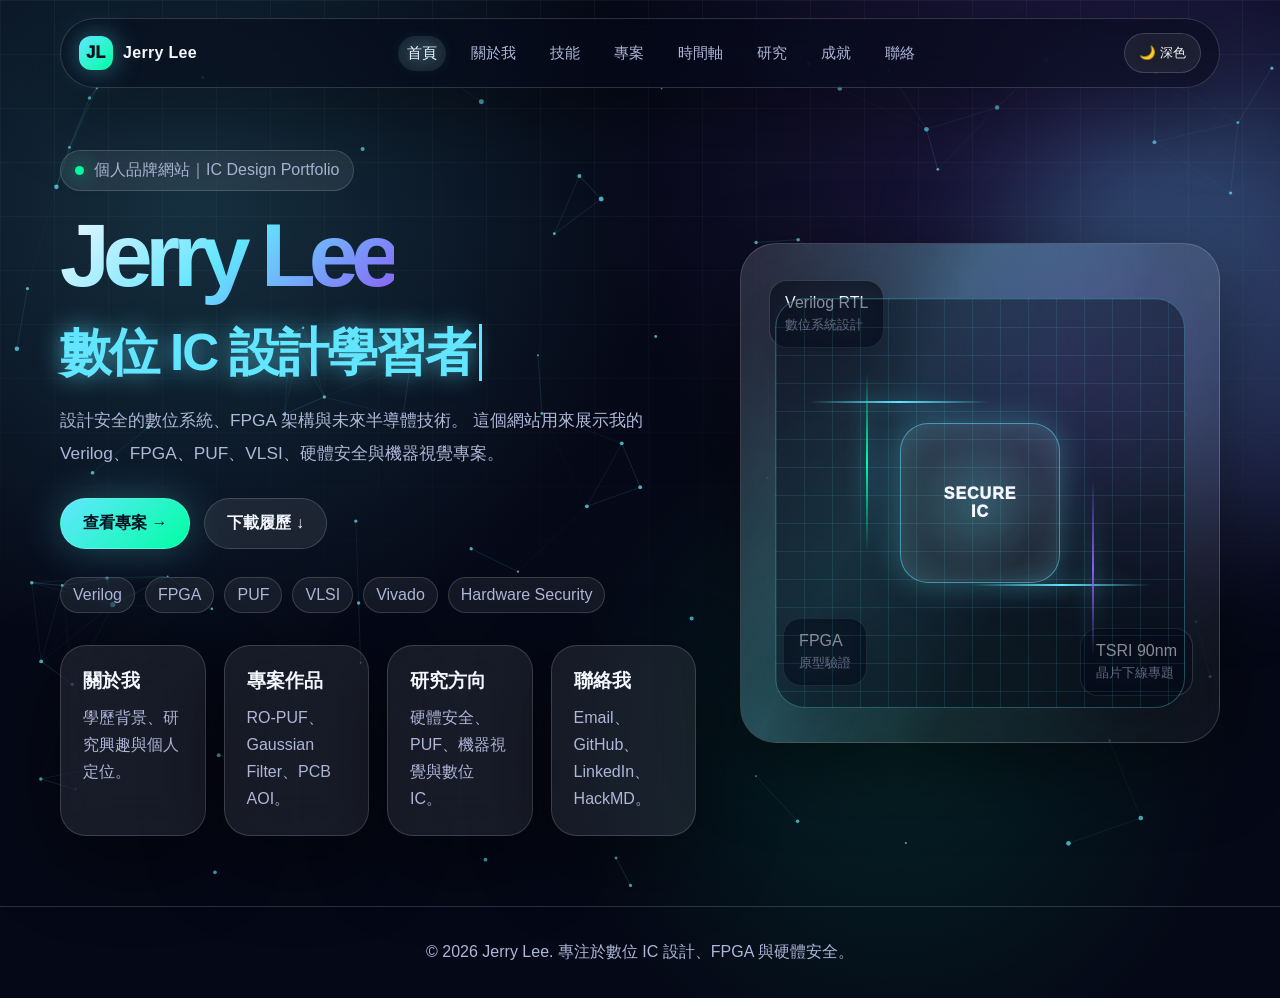
<file: docs/index.html>
<!DOCTYPE html>
<html lang="zh-Hant">
<head>
  <meta charset="UTF-8" />
  <meta name="viewport" content="width=device-width, initial-scale=1.0" />
  <title>首頁 | Jerry Lee</title>
  <meta name="description" content="Jerry Lee 個人品牌網站，主題包含數位 IC 設計、FPGA、Verilog、PUF、VLSI 與硬體安全。" />
  <link rel="stylesheet" href="assets/css/style.css" />
</head>

<body>
  <canvas id="particles"></canvas>
  <div class="grid-bg"></div>
  <div class="orb"></div>

  
<header class="navbar">
  <a class="brand" href="index.html" aria-label="Jerry Lee Portfolio 首頁">
    <span class="logo">JL</span>
    <span>Jerry Lee</span>
  </a>

  <nav class="nav-links" aria-label="主選單">
    <a href="index.html" class="active">首頁</a>
    <a href="about.html" class="">關於我</a>
    <a href="skills.html" class="">技能</a>
    <a href="projects.html" class="">專案</a>
    <a href="timeline.html" class="">時間軸</a>
    <a href="research.html" class="">研究</a>
    <a href="achievements.html" class="">成就</a>
    <a href="contact.html" class="">聯絡</a>
  </nav>

  <button class="theme-btn" id="themeBtn" type="button">🌙 深色</button>
</header>


  <main>
    
<section class="page-hero">
  <div class="container hero-layout">
    <div class="reveal">
      <div class="eyebrow">
        <span class="pulse"></span>
        個人品牌網站｜IC Design Portfolio
      </div>

      <h1><span class="gradient-text">Jerry Lee</span></h1>

      <h2>
        <span id="typing" class="typing">數位 IC 設計學習者</span>
      </h2>

      <p class="lead">
        設計安全的數位系統、FPGA 架構與未來半導體技術。
        這個網站用來展示我的 Verilog、FPGA、PUF、VLSI、硬體安全與機器視覺專案。
      </p>

      <div class="hero-actions">
        <a class="btn primary" href="projects.html">查看專案 →</a>
        <a class="btn secondary" href="resume.pdf" download>下載履歷 ↓</a>
      </div>

      <div class="tech-stack" aria-label="技術標籤">
        <span class="chip">Verilog</span>
        <span class="chip">FPGA</span>
        <span class="chip">PUF</span>
        <span class="chip">VLSI</span>
        <span class="chip">Vivado</span>
        <span class="chip">Hardware Security</span>
      </div>

      <div class="page-nav-grid">
        <a class="page-nav-card glass reveal" href="about.html">
          <h3>關於我</h3>
          <p>學歷背景、研究興趣與個人定位。</p>
        </a>
        <a class="page-nav-card glass reveal" href="projects.html">
          <h3>專案作品</h3>
          <p>RO-PUF、Gaussian Filter、PCB AOI。</p>
        </a>
        <a class="page-nav-card glass reveal" href="research.html">
          <h3>研究方向</h3>
          <p>硬體安全、PUF、機器視覺與數位 IC。</p>
        </a>
        <a class="page-nav-card glass reveal" href="contact.html">
          <h3>聯絡我</h3>
          <p>Email、GitHub、LinkedIn、HackMD。</p>
        </a>
      </div>
    </div>

    <div class="hero-card reveal tilt">
      <div class="floating-label f1">
        Verilog RTL
        <small>數位系統設計</small>
      </div>
      <div class="floating-label f2">
        TSRI 90nm
        <small>晶片下線專題</small>
      </div>
      <div class="floating-label f3">
        FPGA
        <small>原型驗證</small>
      </div>

      <div class="chip-visual">
        <div class="trace t1"></div>
        <div class="trace t2"></div>
        <div class="trace t3"></div>
        <div class="trace t4"></div>
        <div class="core">
          SECURE<br />IC
        </div>
      </div>
    </div>
  </div>
</section>

  </main>

  <footer>
    <div class="container">
      © <span id="year"></span> Jerry Lee. 專注於數位 IC 設計、FPGA 與硬體安全。
    </div>
  </footer>

  <script src="assets/js/main.js"></script>
</body>
</html>
</file>
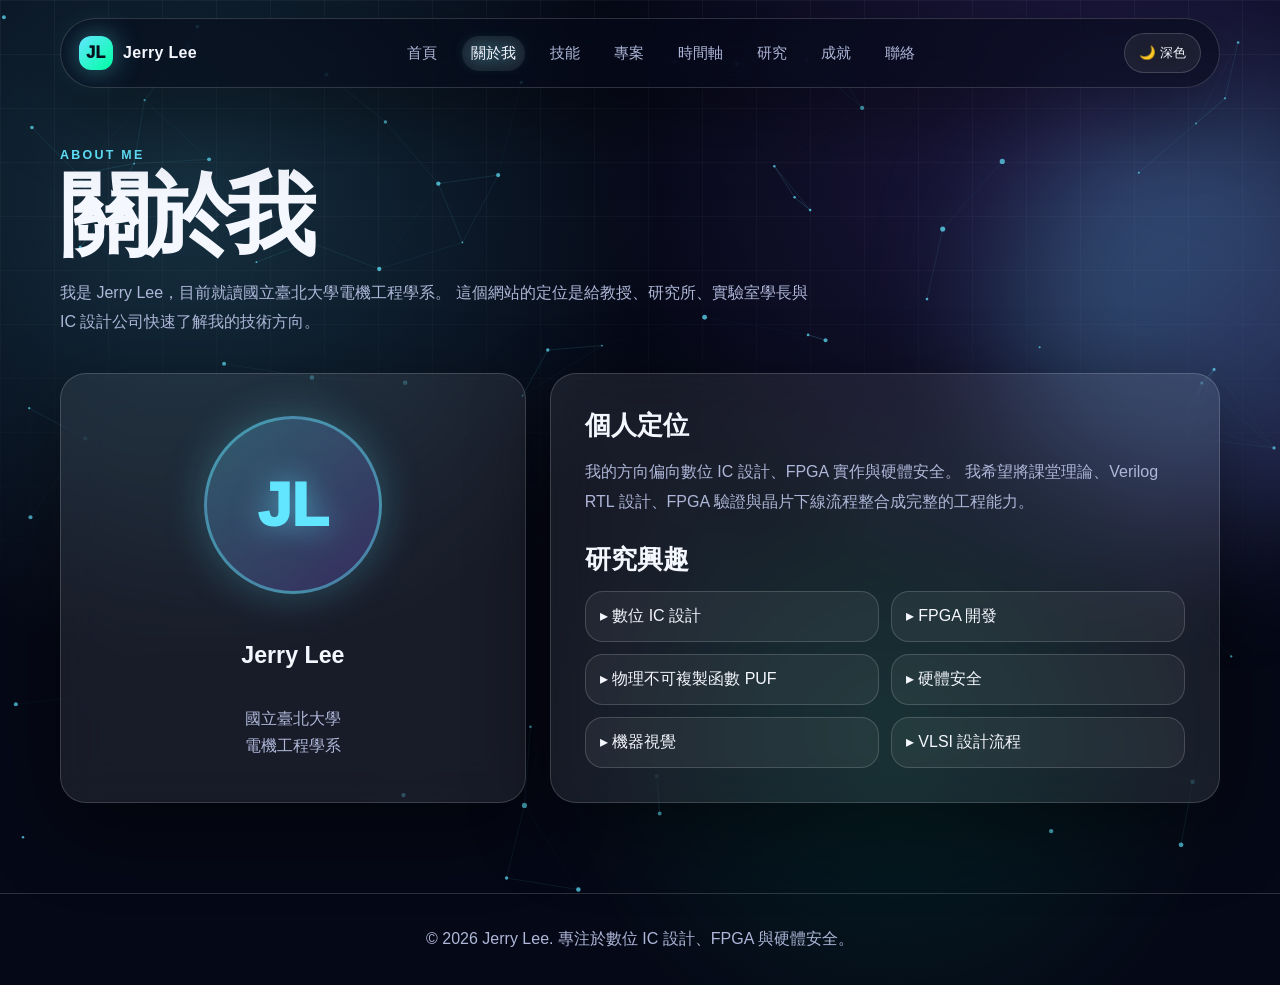
<file: docs/about.html>
<!DOCTYPE html>
<html lang="zh-Hant">
<head>
  <meta charset="UTF-8" />
  <meta name="viewport" content="width=device-width, initial-scale=1.0" />
  <title>關於我 | Jerry Lee</title>
  <meta name="description" content="Jerry Lee 個人品牌網站，主題包含數位 IC 設計、FPGA、Verilog、PUF、VLSI 與硬體安全。" />
  <link rel="stylesheet" href="assets/css/style.css" />
</head>

<body>
  <canvas id="particles"></canvas>
  <div class="grid-bg"></div>
  <div class="orb"></div>

  
<header class="navbar">
  <a class="brand" href="index.html" aria-label="Jerry Lee Portfolio 首頁">
    <span class="logo">JL</span>
    <span>Jerry Lee</span>
  </a>

  <nav class="nav-links" aria-label="主選單">
    <a href="index.html" class="">首頁</a>
    <a href="about.html" class="active">關於我</a>
    <a href="skills.html" class="">技能</a>
    <a href="projects.html" class="">專案</a>
    <a href="timeline.html" class="">時間軸</a>
    <a href="research.html" class="">研究</a>
    <a href="achievements.html" class="">成就</a>
    <a href="contact.html" class="">聯絡</a>
  </nav>

  <button class="theme-btn" id="themeBtn" type="button">🌙 深色</button>
</header>


  <main>
    
<section class="page-section">
  <div class="container">
    <div class="section-title reveal">
      <span>About Me</span>
      <h1>關於我</h1>
      <p>
        我是 Jerry Lee，目前就讀國立臺北大學電機工程學系。
        這個網站的定位是給教授、研究所、實驗室學長與 IC 設計公司快速了解我的技術方向。
      </p>
    </div>

    <div class="about-grid">
      <div class="profile-card glass reveal">
        <div class="avatar" aria-label="個人頭像"></div>
        <h3>Jerry Lee</h3>
        <p>
          國立臺北大學<br />
          電機工程學系
        </p>
      </div>

      <div class="about-content glass reveal">
        <h3>個人定位</h3>
        <p>
          我的方向偏向數位 IC 設計、FPGA 實作與硬體安全。
          我希望將課堂理論、Verilog RTL 設計、FPGA 驗證與晶片下線流程整合成完整的工程能力。
        </p>

        <h3>研究興趣</h3>
        <div class="interest-grid">
          <div class="interest">▸ 數位 IC 設計</div>
          <div class="interest">▸ FPGA 開發</div>
          <div class="interest">▸ 物理不可複製函數 PUF</div>
          <div class="interest">▸ 硬體安全</div>
          <div class="interest">▸ 機器視覺</div>
          <div class="interest">▸ VLSI 設計流程</div>
        </div>
      </div>
    </div>
  </div>
</section>

  </main>

  <footer>
    <div class="container">
      © <span id="year"></span> Jerry Lee. 專注於數位 IC 設計、FPGA 與硬體安全。
    </div>
  </footer>

  <script src="assets/js/main.js"></script>
</body>
</html>
</file>
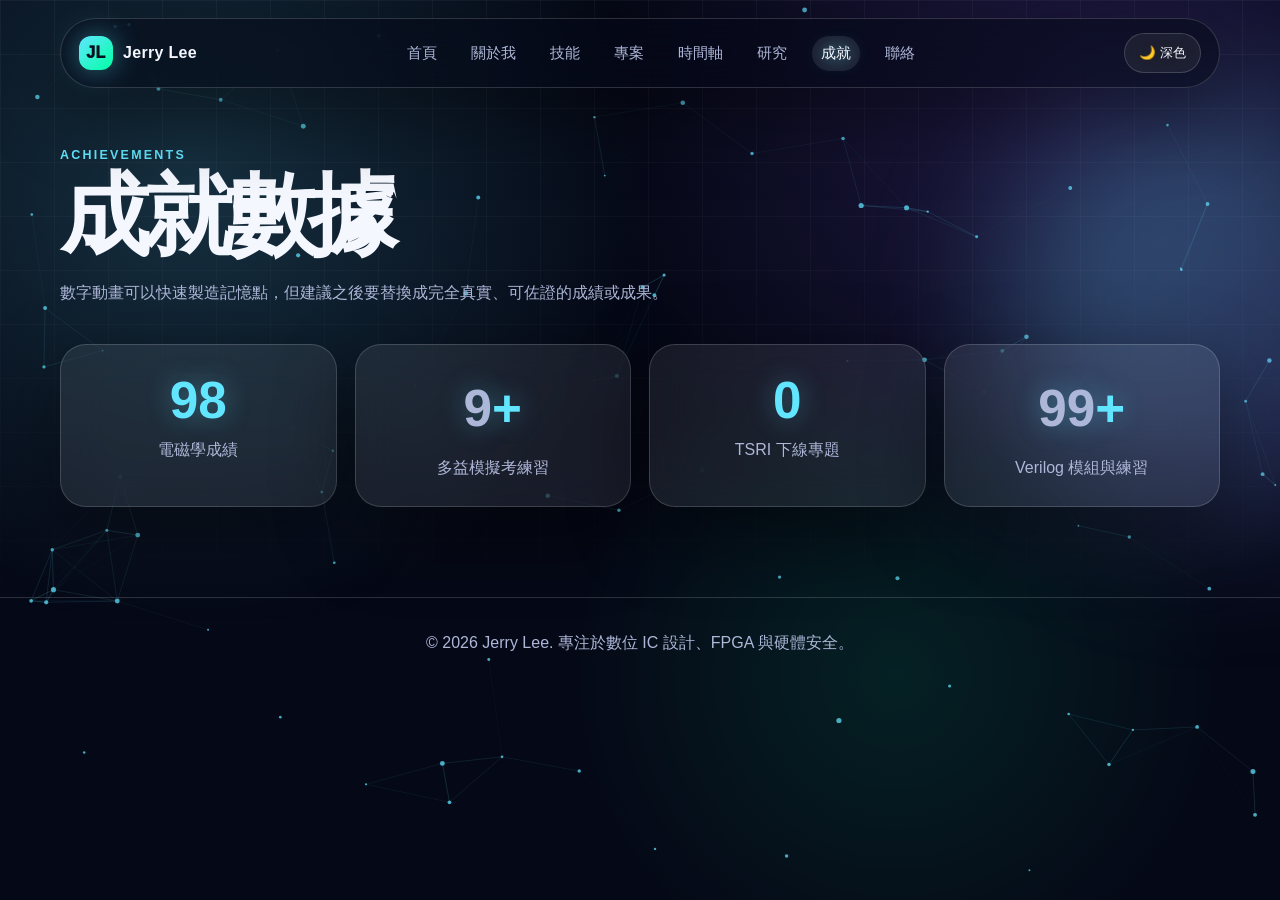
<file: docs/achievements.html>
<!DOCTYPE html>
<html lang="zh-Hant">
<head>
  <meta charset="UTF-8" />
  <meta name="viewport" content="width=device-width, initial-scale=1.0" />
  <title>成就數據 | Jerry Lee</title>
  <meta name="description" content="Jerry Lee 個人品牌網站，主題包含數位 IC 設計、FPGA、Verilog、PUF、VLSI 與硬體安全。" />
  <link rel="stylesheet" href="assets/css/style.css" />
</head>

<body>
  <canvas id="particles"></canvas>
  <div class="grid-bg"></div>
  <div class="orb"></div>

  
<header class="navbar">
  <a class="brand" href="index.html" aria-label="Jerry Lee Portfolio 首頁">
    <span class="logo">JL</span>
    <span>Jerry Lee</span>
  </a>

  <nav class="nav-links" aria-label="主選單">
    <a href="index.html" class="">首頁</a>
    <a href="about.html" class="">關於我</a>
    <a href="skills.html" class="">技能</a>
    <a href="projects.html" class="">專案</a>
    <a href="timeline.html" class="">時間軸</a>
    <a href="research.html" class="">研究</a>
    <a href="achievements.html" class="active">成就</a>
    <a href="contact.html" class="">聯絡</a>
  </nav>

  <button class="theme-btn" id="themeBtn" type="button">🌙 深色</button>
</header>


  <main>
    
<section class="page-section">
  <div class="container">
    <div class="section-title reveal">
      <span>Achievements</span>
      <h1>成就數據</h1>
      <p>
        數字動畫可以快速製造記憶點，但建議之後要替換成完全真實、可佐證的成績或成果。
      </p>
    </div>

    <div class="stats-grid">
      <div class="stat glass reveal">
        <strong class="counter" data-target="99">0</strong>
        <span>電磁學成績</span>
      </div>

      <div class="stat glass reveal">
        <strong><span class="counter" data-target="10">0</span>+</strong>
        <span>多益模擬考練習</span>
      </div>

      <div class="stat glass reveal">
        <strong class="counter" data-target="1">0</strong>
        <span>TSRI 下線專題</span>
      </div>

      <div class="stat glass reveal">
        <strong><span class="counter" data-target="100">0</span>+</strong>
        <span>Verilog 模組與練習</span>
      </div>
    </div>
  </div>
</section>

  </main>

  <footer>
    <div class="container">
      © <span id="year"></span> Jerry Lee. 專注於數位 IC 設計、FPGA 與硬體安全。
    </div>
  </footer>

  <script src="assets/js/main.js"></script>
</body>
</html>
</file>
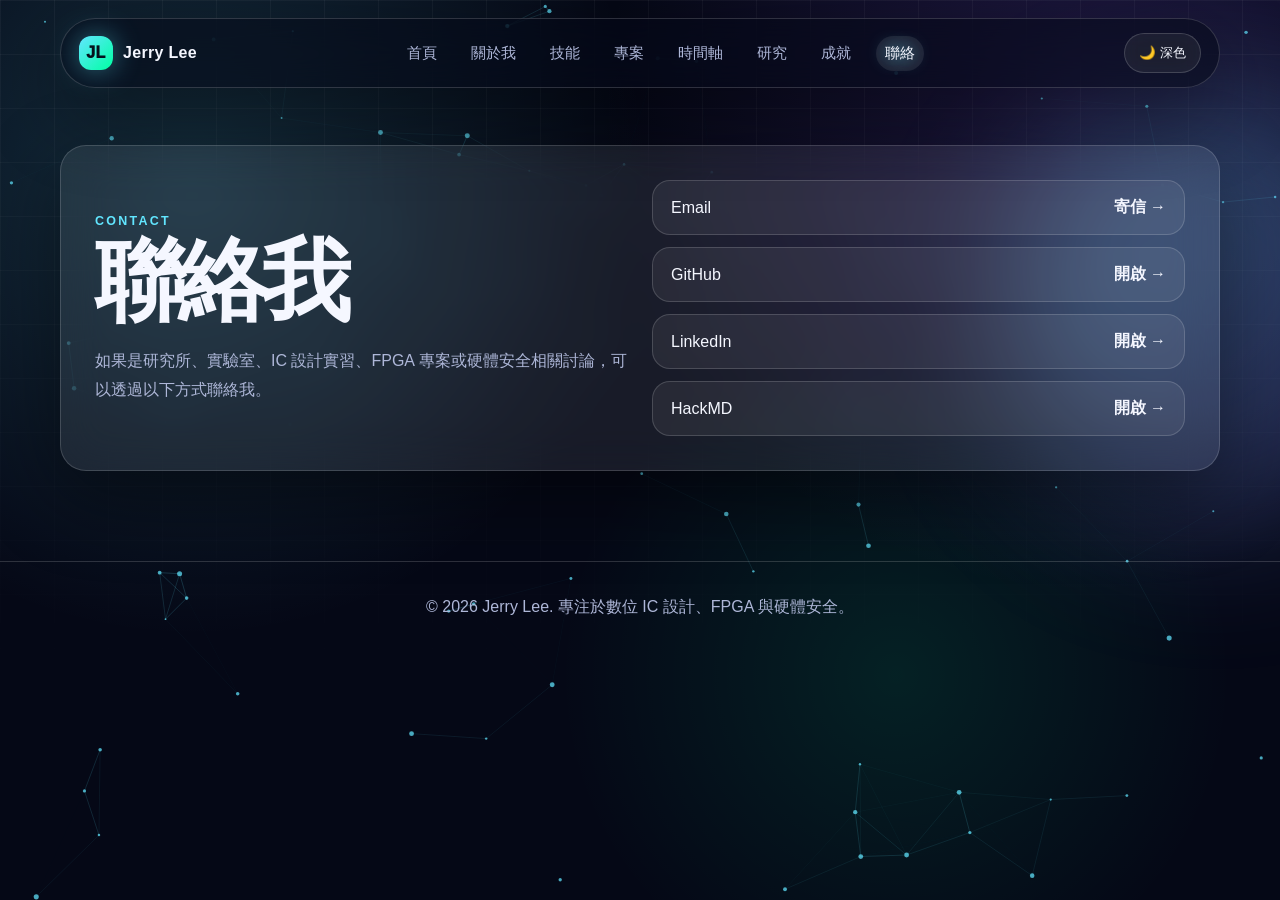
<file: docs/contact.html>
<!DOCTYPE html>
<html lang="zh-Hant">
<head>
  <meta charset="UTF-8" />
  <meta name="viewport" content="width=device-width, initial-scale=1.0" />
  <title>聯絡我 | Jerry Lee</title>
  <meta name="description" content="Jerry Lee 個人品牌網站，主題包含數位 IC 設計、FPGA、Verilog、PUF、VLSI 與硬體安全。" />
  <link rel="stylesheet" href="assets/css/style.css" />
</head>

<body>
  <canvas id="particles"></canvas>
  <div class="grid-bg"></div>
  <div class="orb"></div>

  
<header class="navbar">
  <a class="brand" href="index.html" aria-label="Jerry Lee Portfolio 首頁">
    <span class="logo">JL</span>
    <span>Jerry Lee</span>
  </a>

  <nav class="nav-links" aria-label="主選單">
    <a href="index.html" class="">首頁</a>
    <a href="about.html" class="">關於我</a>
    <a href="skills.html" class="">技能</a>
    <a href="projects.html" class="">專案</a>
    <a href="timeline.html" class="">時間軸</a>
    <a href="research.html" class="">研究</a>
    <a href="achievements.html" class="">成就</a>
    <a href="contact.html" class="active">聯絡</a>
  </nav>

  <button class="theme-btn" id="themeBtn" type="button">🌙 深色</button>
</header>


  <main>
    
<section class="page-section">
  <div class="container">
    <div class="contact-card glass reveal">
      <div>
        <div class="section-title" style="margin-bottom: 0;">
          <span>Contact</span>
          <h1>聯絡我</h1>
          <p>
            如果是研究所、實驗室、IC 設計實習、FPGA 專案或硬體安全相關討論，可以透過以下方式聯絡我。
          </p>
        </div>
      </div>

      <div class="contact-links">
        <a class="contact-link" href="mailto:luoaier1016@gmail.com">
          <span>Email</span>
          <strong>寄信 →</strong>
        </a>

        <a class="contact-link" href="https://github.com/" target="_blank" rel="noopener">
          <span>GitHub</span>
          <strong>開啟 →</strong>
        </a>

        <a class="contact-link" href="https://www.linkedin.com/" target="_blank" rel="noopener">
          <span>LinkedIn</span>
          <strong>開啟 →</strong>
        </a>

        <a class="contact-link" href="https://hackmd.io/" target="_blank" rel="noopener">
          <span>HackMD</span>
          <strong>開啟 →</strong>
        </a>
      </div>
    </div>
  </div>
</section>

  </main>

  <footer>
    <div class="container">
      © <span id="year"></span> Jerry Lee. 專注於數位 IC 設計、FPGA 與硬體安全。
    </div>
  </footer>

  <script src="assets/js/main.js"></script>
</body>
</html>
</file>
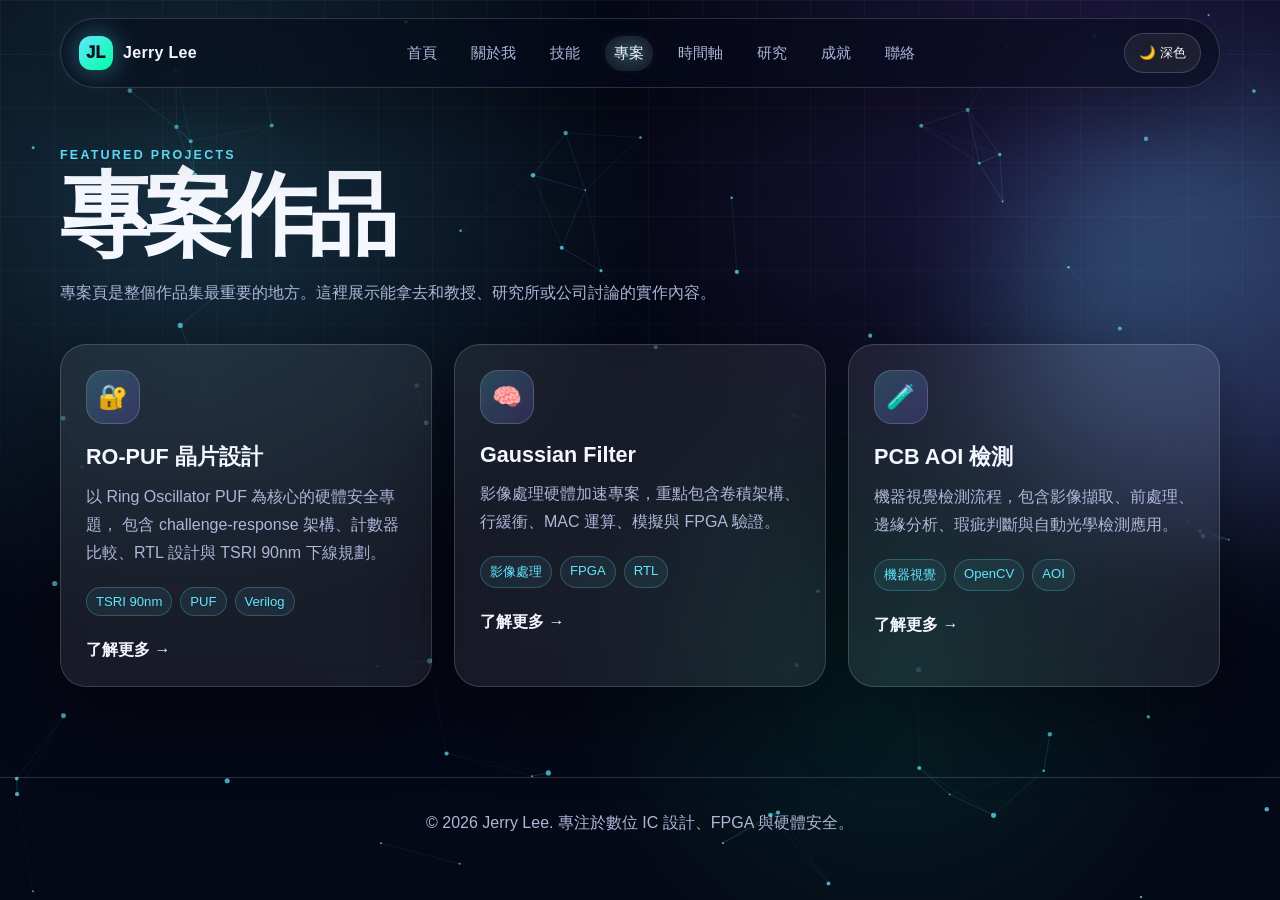
<file: docs/projects.html>
<!DOCTYPE html>
<html lang="zh-Hant">
<head>
  <meta charset="UTF-8" />
  <meta name="viewport" content="width=device-width, initial-scale=1.0" />
  <title>專案作品 | Jerry Lee</title>
  <meta name="description" content="Jerry Lee 個人品牌網站，主題包含數位 IC 設計、FPGA、Verilog、PUF、VLSI 與硬體安全。" />
  <link rel="stylesheet" href="assets/css/style.css" />
</head>

<body>
  <canvas id="particles"></canvas>
  <div class="grid-bg"></div>
  <div class="orb"></div>

  
<header class="navbar">
  <a class="brand" href="index.html" aria-label="Jerry Lee Portfolio 首頁">
    <span class="logo">JL</span>
    <span>Jerry Lee</span>
  </a>

  <nav class="nav-links" aria-label="主選單">
    <a href="index.html" class="">首頁</a>
    <a href="about.html" class="">關於我</a>
    <a href="skills.html" class="">技能</a>
    <a href="projects.html" class="active">專案</a>
    <a href="timeline.html" class="">時間軸</a>
    <a href="research.html" class="">研究</a>
    <a href="achievements.html" class="">成就</a>
    <a href="contact.html" class="">聯絡</a>
  </nav>

  <button class="theme-btn" id="themeBtn" type="button">🌙 深色</button>
</header>


  <main>
    
<section class="page-section">
  <div class="container">
    <div class="section-title reveal">
      <span>Featured Projects</span>
      <h1>專案作品</h1>
      <p>
        專案頁是整個作品集最重要的地方。這裡展示能拿去和教授、研究所或公司討論的實作內容。
      </p>
    </div>

    <div class="projects-grid">
      <article class="project-card glass reveal tilt">
        <div class="project-icon">🔐</div>
        <h3>RO-PUF 晶片設計</h3>
        <p>
          以 Ring Oscillator PUF 為核心的硬體安全專題，
          包含 challenge-response 架構、計數器比較、RTL 設計與 TSRI 90nm 下線規劃。
        </p>
        <div class="tag-row">
          <span class="tag">TSRI 90nm</span>
          <span class="tag">PUF</span>
          <span class="tag">Verilog</span>
        </div>
        <a class="learn" href="contact.html">了解更多 →</a>
      </article>

      <article class="project-card glass reveal tilt">
        <div class="project-icon">🧠</div>
        <h3>Gaussian Filter</h3>
        <p>
          影像處理硬體加速專案，重點包含卷積架構、行緩衝、MAC 運算、模擬與 FPGA 驗證。
        </p>
        <div class="tag-row">
          <span class="tag">影像處理</span>
          <span class="tag">FPGA</span>
          <span class="tag">RTL</span>
        </div>
        <a class="learn" href="contact.html">了解更多 →</a>
      </article>

      <article class="project-card glass reveal tilt">
        <div class="project-icon">🧪</div>
        <h3>PCB AOI 檢測</h3>
        <p>
          機器視覺檢測流程，包含影像擷取、前處理、邊緣分析、瑕疵判斷與自動光學檢測應用。
        </p>
        <div class="tag-row">
          <span class="tag">機器視覺</span>
          <span class="tag">OpenCV</span>
          <span class="tag">AOI</span>
        </div>
        <a class="learn" href="contact.html">了解更多 →</a>
      </article>
    </div>
  </div>
</section>

  </main>

  <footer>
    <div class="container">
      © <span id="year"></span> Jerry Lee. 專注於數位 IC 設計、FPGA 與硬體安全。
    </div>
  </footer>

  <script src="assets/js/main.js"></script>
</body>
</html>
</file>
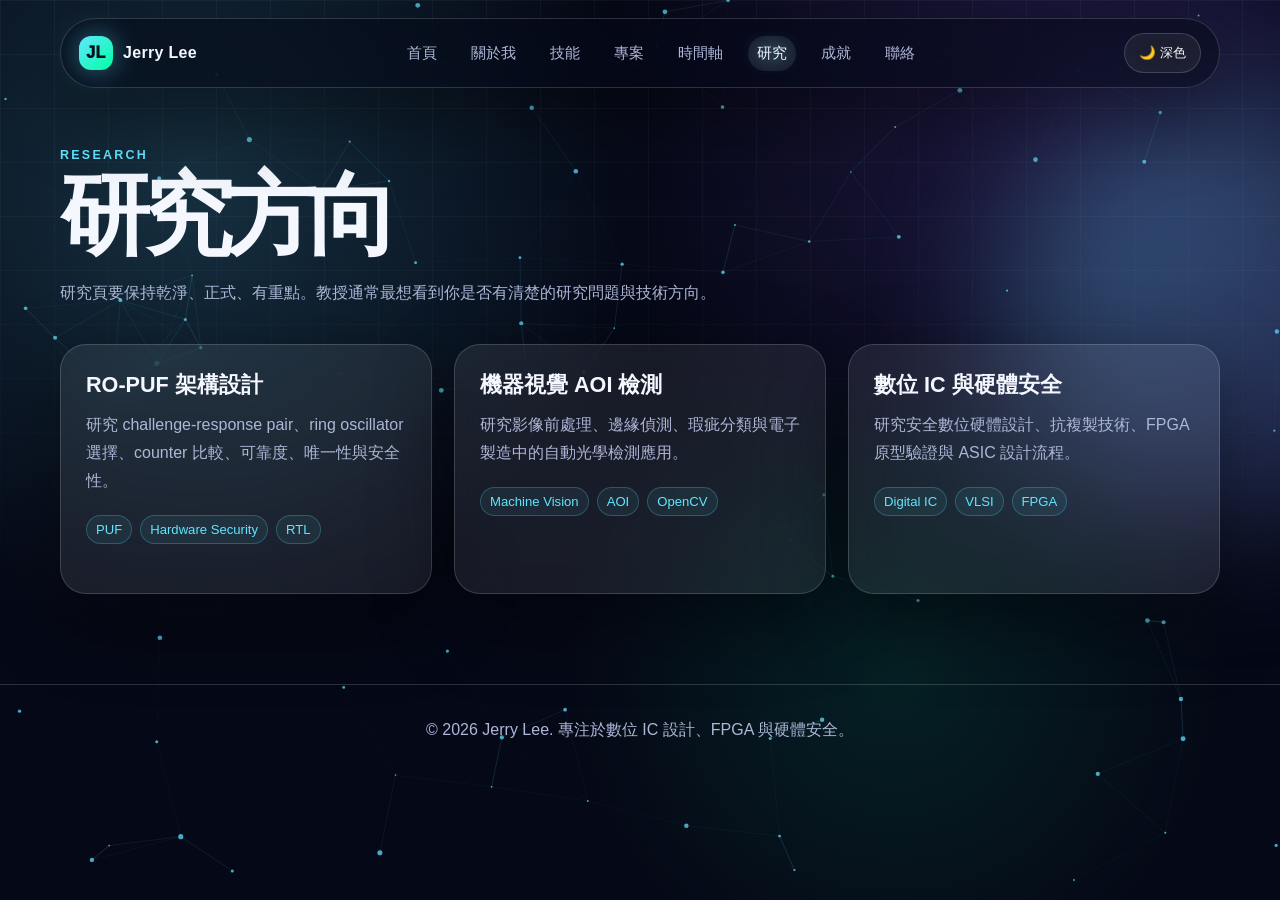
<file: docs/research.html>
<!DOCTYPE html>
<html lang="zh-Hant">
<head>
  <meta charset="UTF-8" />
  <meta name="viewport" content="width=device-width, initial-scale=1.0" />
  <title>研究方向 | Jerry Lee</title>
  <meta name="description" content="Jerry Lee 個人品牌網站，主題包含數位 IC 設計、FPGA、Verilog、PUF、VLSI 與硬體安全。" />
  <link rel="stylesheet" href="assets/css/style.css" />
</head>

<body>
  <canvas id="particles"></canvas>
  <div class="grid-bg"></div>
  <div class="orb"></div>

  
<header class="navbar">
  <a class="brand" href="index.html" aria-label="Jerry Lee Portfolio 首頁">
    <span class="logo">JL</span>
    <span>Jerry Lee</span>
  </a>

  <nav class="nav-links" aria-label="主選單">
    <a href="index.html" class="">首頁</a>
    <a href="about.html" class="">關於我</a>
    <a href="skills.html" class="">技能</a>
    <a href="projects.html" class="">專案</a>
    <a href="timeline.html" class="">時間軸</a>
    <a href="research.html" class="active">研究</a>
    <a href="achievements.html" class="">成就</a>
    <a href="contact.html" class="">聯絡</a>
  </nav>

  <button class="theme-btn" id="themeBtn" type="button">🌙 深色</button>
</header>


  <main>
    
<section class="page-section">
  <div class="container">
    <div class="section-title reveal">
      <span>Research</span>
      <h1>研究方向</h1>
      <p>
        研究頁要保持乾淨、正式、有重點。教授通常最想看到你是否有清楚的研究問題與技術方向。
      </p>
    </div>

    <div class="research-grid">
      <div class="research-card glass reveal tilt">
        <h3>RO-PUF 架構設計</h3>
        <p>
          研究 challenge-response pair、ring oscillator 選擇、counter 比較、可靠度、唯一性與安全性。
        </p>
        <div class="tag-row">
          <span class="tag">PUF</span>
          <span class="tag">Hardware Security</span>
          <span class="tag">RTL</span>
        </div>
      </div>

      <div class="research-card glass reveal tilt">
        <h3>機器視覺 AOI 檢測</h3>
        <p>
          研究影像前處理、邊緣偵測、瑕疵分類與電子製造中的自動光學檢測應用。
        </p>
        <div class="tag-row">
          <span class="tag">Machine Vision</span>
          <span class="tag">AOI</span>
          <span class="tag">OpenCV</span>
        </div>
      </div>

      <div class="research-card glass reveal tilt">
        <h3>數位 IC 與硬體安全</h3>
        <p>
          研究安全數位硬體設計、抗複製技術、FPGA 原型驗證與 ASIC 設計流程。
        </p>
        <div class="tag-row">
          <span class="tag">Digital IC</span>
          <span class="tag">VLSI</span>
          <span class="tag">FPGA</span>
        </div>
      </div>
    </div>
  </div>
</section>

  </main>

  <footer>
    <div class="container">
      © <span id="year"></span> Jerry Lee. 專注於數位 IC 設計、FPGA 與硬體安全。
    </div>
  </footer>

  <script src="assets/js/main.js"></script>
</body>
</html>
</file>
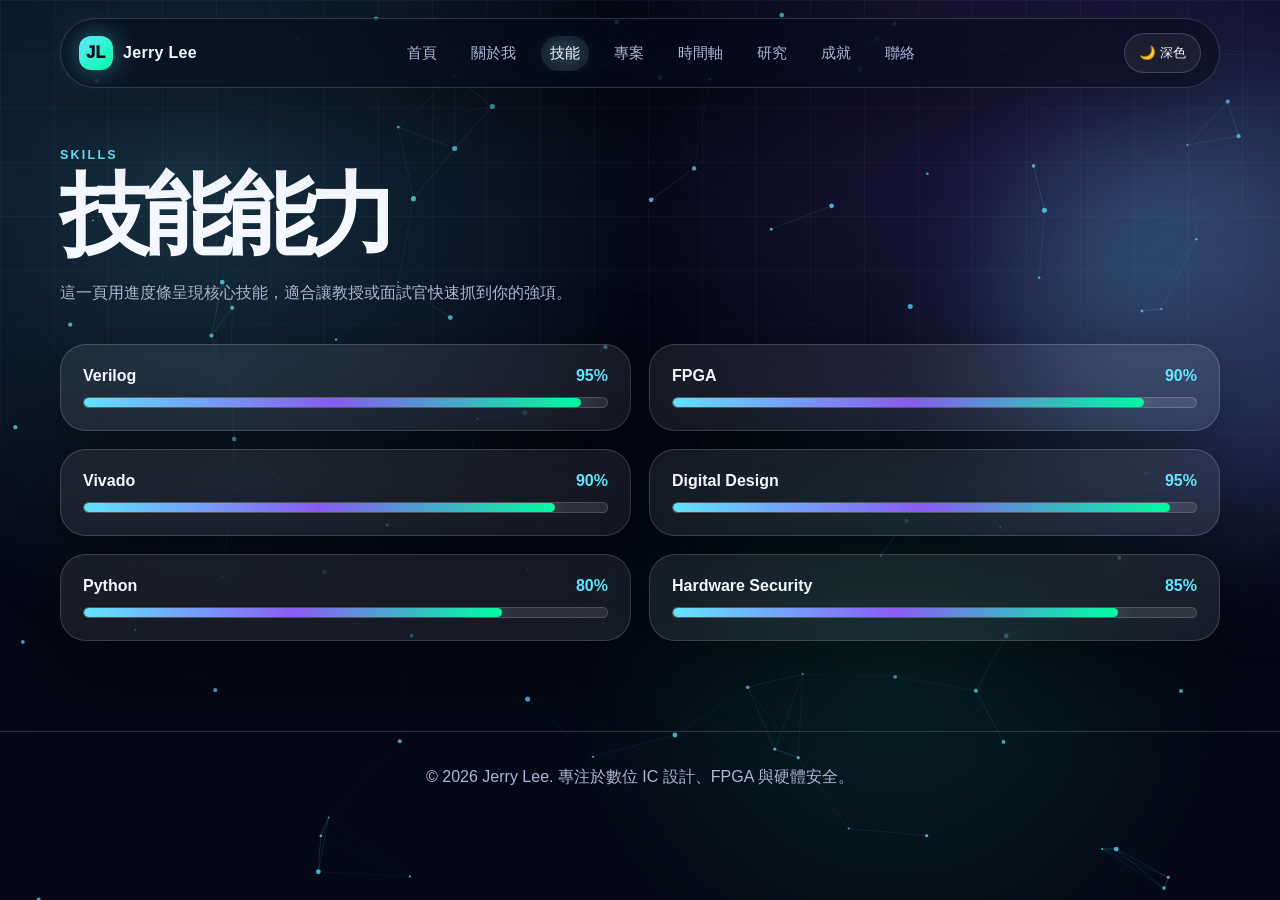
<file: docs/skills.html>
<!DOCTYPE html>
<html lang="zh-Hant">
<head>
  <meta charset="UTF-8" />
  <meta name="viewport" content="width=device-width, initial-scale=1.0" />
  <title>技能 | Jerry Lee</title>
  <meta name="description" content="Jerry Lee 個人品牌網站，主題包含數位 IC 設計、FPGA、Verilog、PUF、VLSI 與硬體安全。" />
  <link rel="stylesheet" href="assets/css/style.css" />
</head>

<body>
  <canvas id="particles"></canvas>
  <div class="grid-bg"></div>
  <div class="orb"></div>

  
<header class="navbar">
  <a class="brand" href="index.html" aria-label="Jerry Lee Portfolio 首頁">
    <span class="logo">JL</span>
    <span>Jerry Lee</span>
  </a>

  <nav class="nav-links" aria-label="主選單">
    <a href="index.html" class="">首頁</a>
    <a href="about.html" class="">關於我</a>
    <a href="skills.html" class="active">技能</a>
    <a href="projects.html" class="">專案</a>
    <a href="timeline.html" class="">時間軸</a>
    <a href="research.html" class="">研究</a>
    <a href="achievements.html" class="">成就</a>
    <a href="contact.html" class="">聯絡</a>
  </nav>

  <button class="theme-btn" id="themeBtn" type="button">🌙 深色</button>
</header>


  <main>
    
<section class="page-section">
  <div class="container">
    <div class="section-title reveal">
      <span>Skills</span>
      <h1>技能能力</h1>
      <p>
        這一頁用進度條呈現核心技能，適合讓教授或面試官快速抓到你的強項。
      </p>
    </div>

    <div class="skills-grid">
      <div class="skill-card glass reveal">
        <div class="skill-top"><span>Verilog</span><span>95%</span></div>
        <div class="bar"><div class="bar-fill" data-width="95%"></div></div>
      </div>

      <div class="skill-card glass reveal">
        <div class="skill-top"><span>FPGA</span><span>90%</span></div>
        <div class="bar"><div class="bar-fill" data-width="90%"></div></div>
      </div>

      <div class="skill-card glass reveal">
        <div class="skill-top"><span>Vivado</span><span>90%</span></div>
        <div class="bar"><div class="bar-fill" data-width="90%"></div></div>
      </div>

      <div class="skill-card glass reveal">
        <div class="skill-top"><span>Digital Design</span><span>95%</span></div>
        <div class="bar"><div class="bar-fill" data-width="95%"></div></div>
      </div>

      <div class="skill-card glass reveal">
        <div class="skill-top"><span>Python</span><span>80%</span></div>
        <div class="bar"><div class="bar-fill" data-width="80%"></div></div>
      </div>

      <div class="skill-card glass reveal">
        <div class="skill-top"><span>Hardware Security</span><span>85%</span></div>
        <div class="bar"><div class="bar-fill" data-width="85%"></div></div>
      </div>
    </div>
  </div>
</section>

  </main>

  <footer>
    <div class="container">
      © <span id="year"></span> Jerry Lee. 專注於數位 IC 設計、FPGA 與硬體安全。
    </div>
  </footer>

  <script src="assets/js/main.js"></script>
</body>
</html>
</file>
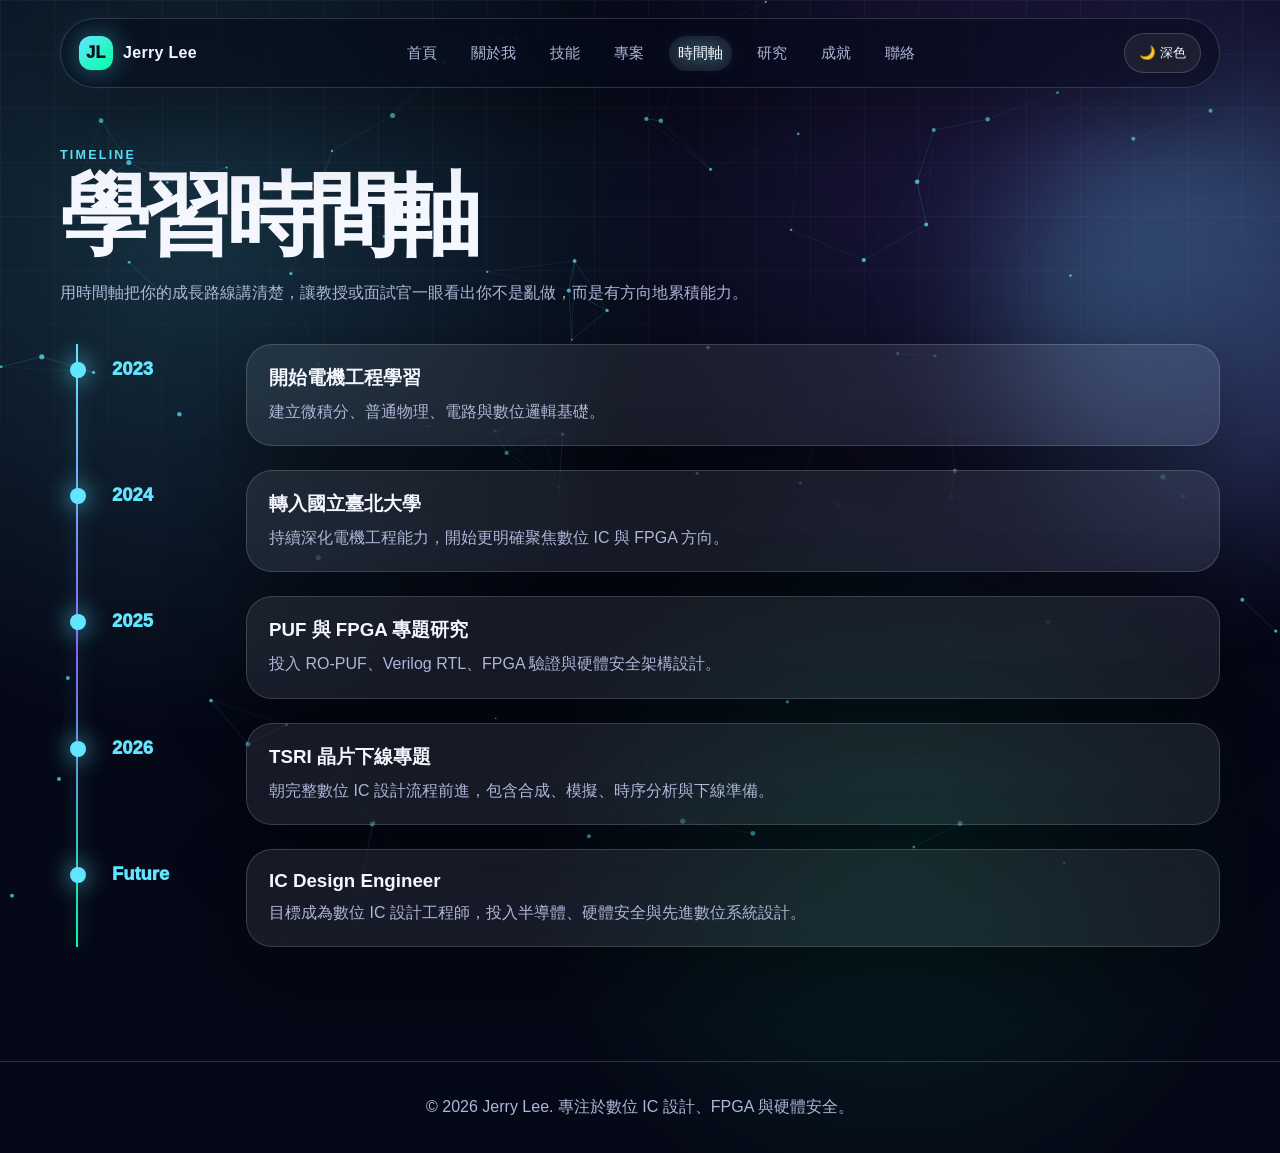
<file: docs/timeline.html>
<!DOCTYPE html>
<html lang="zh-Hant">
<head>
  <meta charset="UTF-8" />
  <meta name="viewport" content="width=device-width, initial-scale=1.0" />
  <title>學習時間軸 | Jerry Lee</title>
  <meta name="description" content="Jerry Lee 個人品牌網站，主題包含數位 IC 設計、FPGA、Verilog、PUF、VLSI 與硬體安全。" />
  <link rel="stylesheet" href="assets/css/style.css" />
</head>

<body>
  <canvas id="particles"></canvas>
  <div class="grid-bg"></div>
  <div class="orb"></div>

  
<header class="navbar">
  <a class="brand" href="index.html" aria-label="Jerry Lee Portfolio 首頁">
    <span class="logo">JL</span>
    <span>Jerry Lee</span>
  </a>

  <nav class="nav-links" aria-label="主選單">
    <a href="index.html" class="">首頁</a>
    <a href="about.html" class="">關於我</a>
    <a href="skills.html" class="">技能</a>
    <a href="projects.html" class="">專案</a>
    <a href="timeline.html" class="active">時間軸</a>
    <a href="research.html" class="">研究</a>
    <a href="achievements.html" class="">成就</a>
    <a href="contact.html" class="">聯絡</a>
  </nav>

  <button class="theme-btn" id="themeBtn" type="button">🌙 深色</button>
</header>


  <main>
    
<section class="page-section">
  <div class="container">
    <div class="section-title reveal">
      <span>Timeline</span>
      <h1>學習時間軸</h1>
      <p>
        用時間軸把你的成長路線講清楚，讓教授或面試官一眼看出你不是亂做，而是有方向地累積能力。
      </p>
    </div>

    <div class="timeline">
      <div class="timeline-item reveal">
        <div class="year">2023</div>
        <div class="timeline-box glass">
          <h3>開始電機工程學習</h3>
          <p>建立微積分、普通物理、電路與數位邏輯基礎。</p>
        </div>
      </div>

      <div class="timeline-item reveal">
        <div class="year">2024</div>
        <div class="timeline-box glass">
          <h3>轉入國立臺北大學</h3>
          <p>持續深化電機工程能力，開始更明確聚焦數位 IC 與 FPGA 方向。</p>
        </div>
      </div>

      <div class="timeline-item reveal">
        <div class="year">2025</div>
        <div class="timeline-box glass">
          <h3>PUF 與 FPGA 專題研究</h3>
          <p>投入 RO-PUF、Verilog RTL、FPGA 驗證與硬體安全架構設計。</p>
        </div>
      </div>

      <div class="timeline-item reveal">
        <div class="year">2026</div>
        <div class="timeline-box glass">
          <h3>TSRI 晶片下線專題</h3>
          <p>朝完整數位 IC 設計流程前進，包含合成、模擬、時序分析與下線準備。</p>
        </div>
      </div>

      <div class="timeline-item reveal">
        <div class="year">Future</div>
        <div class="timeline-box glass">
          <h3>IC Design Engineer</h3>
          <p>目標成為數位 IC 設計工程師，投入半導體、硬體安全與先進數位系統設計。</p>
        </div>
      </div>
    </div>
  </div>
</section>

  </main>

  <footer>
    <div class="container">
      © <span id="year"></span> Jerry Lee. 專注於數位 IC 設計、FPGA 與硬體安全。
    </div>
  </footer>

  <script src="assets/js/main.js"></script>
</body>
</html>
</file>
<file: docs/assets/css/style.css>
:root {
  --bg: #050816;
  --bg-2: #0b1024;
  --card: rgba(255, 255, 255, 0.08);
  --card-2: rgba(255, 255, 255, 0.12);
  --text: #f5f7ff;
  --muted: #aeb7d8;
  --line: rgba(255, 255, 255, 0.16);
  --accent: #62e6ff;
  --accent-2: #8b5cf6;
  --accent-3: #00ffa3;
  --shadow: 0 25px 80px rgba(0, 0, 0, 0.45);
  --radius: 26px;
}

body.light {
  --bg: #f4f7fb;
  --bg-2: #ffffff;
  --card: rgba(255, 255, 255, 0.78);
  --card-2: rgba(255, 255, 255, 0.95);
  --text: #111827;
  --muted: #4b5563;
  --line: rgba(15, 23, 42, 0.12);
  --accent: #0ea5e9;
  --accent-2: #7c3aed;
  --accent-3: #059669;
  --shadow: 0 25px 70px rgba(15, 23, 42, 0.12);
}

* {
  box-sizing: border-box;
  margin: 0;
  padding: 0;
}

html {
  scroll-behavior: smooth;
}

body {
  font-family: Inter, "Segoe UI", Arial, "Noto Sans TC", sans-serif;
  color: var(--text);
  background:
    radial-gradient(circle at 15% 20%, rgba(98, 230, 255, 0.18), transparent 35%),
    radial-gradient(circle at 85% 12%, rgba(139, 92, 246, 0.20), transparent 36%),
    radial-gradient(circle at 70% 75%, rgba(0, 255, 163, 0.10), transparent 30%),
    var(--bg);
  overflow-x: hidden;
  min-height: 100vh;
  transition: background 0.35s ease, color 0.35s ease;
}

a {
  color: inherit;
  text-decoration: none;
}

#particles {
  position: fixed;
  inset: 0;
  z-index: -3;
}

.grid-bg {
  position: fixed;
  inset: 0;
  z-index: -2;
  pointer-events: none;
  background-image:
    linear-gradient(rgba(255, 255, 255, 0.045) 1px, transparent 1px),
    linear-gradient(90deg, rgba(255, 255, 255, 0.045) 1px, transparent 1px);
  background-size: 54px 54px;
  mask-image: linear-gradient(to bottom, black 0%, transparent 80%);
}

.orb {
  position: fixed;
  width: 420px;
  height: 420px;
  border-radius: 50%;
  background: linear-gradient(135deg, rgba(98, 230, 255, 0.35), rgba(139, 92, 246, 0.18));
  filter: blur(70px);
  top: 12%;
  right: -150px;
  z-index: -2;
  animation: floatOrb 10s ease-in-out infinite alternate;
}

@keyframes floatOrb {
  from { transform: translateY(0) scale(1); }
  to { transform: translateY(90px) scale(1.15); }
}

.container {
  width: min(1160px, calc(100% - 40px));
  margin: 0 auto;
}

.navbar {
  position: fixed;
  top: 18px;
  left: 50%;
  transform: translateX(-50%);
  width: min(1160px, calc(100% - 28px));
  z-index: 50;
  display: flex;
  align-items: center;
  justify-content: space-between;
  padding: 14px 18px;
  border: 1px solid var(--line);
  background: rgba(5, 8, 22, 0.56);
  backdrop-filter: blur(20px);
  border-radius: 999px;
  box-shadow: var(--shadow);
}

body.light .navbar {
  background: rgba(255, 255, 255, 0.70);
}

.brand {
  display: flex;
  align-items: center;
  gap: 10px;
  font-weight: 900;
  letter-spacing: 0.3px;
}

.logo {
  width: 34px;
  height: 34px;
  border-radius: 12px;
  display: grid;
  place-items: center;
  color: #05111d;
  background: linear-gradient(135deg, var(--accent), var(--accent-3));
  font-weight: 950;
  box-shadow: 0 0 28px rgba(98, 230, 255, 0.45);
}

.nav-links {
  display: flex;
  align-items: center;
  gap: 16px;
  color: var(--muted);
  font-size: 0.93rem;
}

.nav-links a {
  transition: 0.25s ease;
  padding: 8px 9px;
  border-radius: 999px;
}

.nav-links a:hover,
.nav-links a.active {
  color: var(--text);
  background: rgba(255, 255, 255, 0.08);
  text-shadow: 0 0 18px var(--accent);
}

.theme-btn {
  border: 1px solid var(--line);
  color: var(--text);
  background: var(--card);
  padding: 10px 14px;
  border-radius: 999px;
  cursor: pointer;
  backdrop-filter: blur(12px);
  transition: 0.25s ease;
}

.theme-btn:hover {
  transform: translateY(-2px);
  box-shadow: 0 0 28px rgba(98, 230, 255, 0.25);
}

main {
  padding-top: 105px;
}

.page-hero {
  min-height: calc(100vh - 105px);
  display: grid;
  align-items: center;
  padding: 45px 0 70px;
}

.hero-layout {
  display: grid;
  grid-template-columns: 1.14fr 0.86fr;
  gap: 44px;
  align-items: center;
}

.eyebrow {
  display: inline-flex;
  align-items: center;
  gap: 10px;
  padding: 9px 14px;
  border: 1px solid var(--line);
  background: var(--card);
  backdrop-filter: blur(20px);
  border-radius: 999px;
  color: var(--muted);
  margin-bottom: 22px;
}

.pulse {
  width: 9px;
  height: 9px;
  border-radius: 50%;
  background: var(--accent-3);
  box-shadow: 0 0 20px var(--accent-3);
}

h1 {
  font-size: clamp(3.1rem, 7vw, 7rem);
  line-height: 0.94;
  letter-spacing: -0.08em;
  margin-bottom: 22px;
}

h2 {
  font-size: clamp(2rem, 4vw, 3.4rem);
  letter-spacing: -0.04em;
}

.gradient-text {
  background: linear-gradient(135deg, var(--text), var(--accent), var(--accent-2));
  background-clip: text;
  -webkit-background-clip: text;
  color: transparent;
}

.typing {
  color: var(--accent);
  text-shadow: 0 0 25px rgba(98, 230, 255, 0.6);
  border-right: 3px solid var(--accent);
  padding-right: 5px;
  white-space: nowrap;
}

.lead {
  color: var(--muted);
  font-size: 1.08rem;
  line-height: 1.9;
  max-width: 760px;
  margin-top: 16px;
  margin-bottom: 28px;
}

.hero-actions {
  display: flex;
  flex-wrap: wrap;
  gap: 14px;
  margin-bottom: 28px;
}

.btn {
  position: relative;
  display: inline-flex;
  align-items: center;
  justify-content: center;
  gap: 9px;
  padding: 14px 22px;
  border-radius: 999px;
  font-weight: 800;
  border: 1px solid var(--line);
  overflow: hidden;
  transition: 0.25s ease;
}

.btn.primary {
  color: #04111f;
  background: linear-gradient(135deg, var(--accent), var(--accent-3));
  box-shadow: 0 0 40px rgba(98, 230, 255, 0.28);
}

.btn.secondary {
  color: var(--text);
  background: var(--card);
  backdrop-filter: blur(20px);
}

.btn:hover {
  transform: translateY(-4px);
  box-shadow: 0 18px 45px rgba(98, 230, 255, 0.22);
}

.tech-stack {
  display: flex;
  flex-wrap: wrap;
  gap: 10px;
}

.chip {
  border: 1px solid var(--line);
  background: rgba(255, 255, 255, 0.065);
  padding: 8px 12px;
  border-radius: 999px;
  color: var(--muted);
  backdrop-filter: blur(16px);
}

.glass {
  border: 1px solid var(--line);
  background: var(--card);
  backdrop-filter: blur(22px);
  border-radius: var(--radius);
  box-shadow: var(--shadow);
}

.hero-card {
  position: relative;
  min-height: 500px;
  border: 1px solid var(--line);
  background:
    linear-gradient(145deg, rgba(255, 255, 255, 0.13), rgba(255, 255, 255, 0.045));
  backdrop-filter: blur(24px);
  border-radius: 36px;
  box-shadow: var(--shadow);
  overflow: hidden;
  padding: 28px;
}

.hero-card::before {
  content: "";
  position: absolute;
  inset: -2px;
  background:
    linear-gradient(115deg, transparent 0%, rgba(98, 230, 255, 0.35) 35%, transparent 60%),
    radial-gradient(circle at 65% 25%, rgba(139, 92, 246, 0.35), transparent 35%);
  opacity: 0.65;
  z-index: -1;
}

.chip-visual {
  position: absolute;
  inset: 54px 34px 34px;
  border: 1px solid rgba(98, 230, 255, 0.30);
  border-radius: 30px;
  background:
    linear-gradient(rgba(98, 230, 255, 0.10) 1px, transparent 1px),
    linear-gradient(90deg, rgba(98, 230, 255, 0.10) 1px, transparent 1px),
    rgba(3, 10, 24, 0.45);
  background-size: 28px 28px;
  overflow: hidden;
}

body.light .chip-visual {
  background:
    linear-gradient(rgba(14, 165, 233, 0.12) 1px, transparent 1px),
    linear-gradient(90deg, rgba(14, 165, 233, 0.12) 1px, transparent 1px),
    rgba(255, 255, 255, 0.48);
}

.core {
  position: absolute;
  top: 50%;
  left: 50%;
  width: 160px;
  height: 160px;
  transform: translate(-50%, -50%);
  border-radius: 28px;
  border: 1px solid rgba(98, 230, 255, 0.55);
  background:
    radial-gradient(circle, rgba(98, 230, 255, 0.22), transparent 62%),
    rgba(255, 255, 255, 0.08);
  box-shadow:
    0 0 35px rgba(98, 230, 255, 0.32),
    inset 0 0 35px rgba(98, 230, 255, 0.18);
  display: grid;
  place-items: center;
  text-align: center;
  font-weight: 950;
  letter-spacing: 1px;
}

.trace {
  position: absolute;
  height: 2px;
  width: 180px;
  background: linear-gradient(90deg, transparent, var(--accent), transparent);
  filter: drop-shadow(0 0 10px var(--accent));
  animation: traceMove 2.6s linear infinite;
}

.trace.t1 { top: 25%; left: 8%; }
.trace.t2 { top: 70%; right: 8%; animation-delay: 0.5s; }
.trace.t3 { width: 2px; height: 180px; left: 22%; top: 18%; background: linear-gradient(180deg, transparent, var(--accent-3), transparent); animation-name: traceMoveY; }
.trace.t4 { width: 2px; height: 180px; right: 22%; bottom: 12%; background: linear-gradient(180deg, transparent, var(--accent-2), transparent); animation-name: traceMoveY; animation-delay: 0.85s; }

@keyframes traceMove {
  from { transform: translateX(-80px); opacity: 0; }
  30% { opacity: 1; }
  to { transform: translateX(120px); opacity: 0; }
}

@keyframes traceMoveY {
  from { transform: translateY(-80px); opacity: 0; }
  30% { opacity: 1; }
  to { transform: translateY(120px); opacity: 0; }
}

.floating-label {
  position: absolute;
  border: 1px solid var(--line);
  background: rgba(5, 8, 22, 0.70);
  backdrop-filter: blur(18px);
  color: var(--text);
  border-radius: 18px;
  padding: 13px 15px;
  box-shadow: var(--shadow);
  animation: floatLabel 5s ease-in-out infinite alternate;
}

body.light .floating-label {
  background: rgba(255, 255, 255, 0.72);
}

.floating-label small {
  display: block;
  color: var(--muted);
  margin-top: 4px;
}

.floating-label.f1 { top: 36px; left: 28px; }
.floating-label.f2 { right: 26px; bottom: 46px; animation-delay: 0.6s; }
.floating-label.f3 { left: 42px; bottom: 56px; animation-delay: 1s; }

@keyframes floatLabel {
  from { transform: translateY(0); }
  to { transform: translateY(-16px); }
}

.page-section {
  padding: 40px 0 90px;
}

.section-title {
  margin-bottom: 36px;
}

.section-title span {
  color: var(--accent);
  font-weight: 900;
  letter-spacing: 0.18em;
  text-transform: uppercase;
  font-size: 0.78rem;
}

.section-title h1,
.section-title h2 {
  margin-top: 10px;
}

.section-title p {
  color: var(--muted);
  line-height: 1.8;
  margin-top: 12px;
  max-width: 760px;
}

.about-grid {
  display: grid;
  grid-template-columns: 0.82fr 1.18fr;
  gap: 24px;
  align-items: stretch;
}

.profile-card {
  padding: 28px;
  display: grid;
  place-items: center;
  text-align: center;
}

.avatar {
  width: 178px;
  height: 178px;
  border-radius: 50%;
  display: grid;
  place-items: center;
  margin-bottom: 20px;
  background:
    linear-gradient(135deg, rgba(98, 230, 255, 0.25), rgba(139, 92, 246, 0.25));
  border: 3px solid rgba(98, 230, 255, 0.45);
  box-shadow: 0 0 40px rgba(98, 230, 255, 0.25);
  position: relative;
  overflow: hidden;
}

.avatar::after {
  content: "JL";
  font-size: 3.8rem;
  font-weight: 950;
  color: var(--accent);
  text-shadow: 0 0 30px rgba(98, 230, 255, 0.6);
}

.profile-card h3 {
  font-size: 1.45rem;
  margin-bottom: 8px;
}

.profile-card p {
  color: var(--muted);
  line-height: 1.7;
}

.about-content {
  padding: 34px;
}

.about-content h3 {
  font-size: 1.6rem;
  margin-bottom: 14px;
}

.about-content p {
  color: var(--muted);
  line-height: 1.9;
  margin-bottom: 24px;
}

.interest-grid {
  display: grid;
  grid-template-columns: repeat(2, 1fr);
  gap: 12px;
}

.interest {
  padding: 14px;
  border-radius: 18px;
  border: 1px solid var(--line);
  background: rgba(255, 255, 255, 0.055);
  color: var(--text);
}

.skills-grid {
  display: grid;
  grid-template-columns: repeat(2, 1fr);
  gap: 18px;
}

.skill-card {
  padding: 22px;
  transition: 0.25s ease;
}

.skill-card:hover {
  transform: translateY(-5px);
  box-shadow: 0 0 38px rgba(98, 230, 255, 0.18);
}

.skill-top {
  display: flex;
  justify-content: space-between;
  margin-bottom: 12px;
  font-weight: 850;
}

.skill-top span:last-child {
  color: var(--accent);
}

.bar {
  height: 11px;
  border-radius: 999px;
  background: rgba(255, 255, 255, 0.10);
  border: 1px solid var(--line);
  overflow: hidden;
}

.bar-fill {
  height: 100%;
  width: 0;
  border-radius: inherit;
  background: linear-gradient(90deg, var(--accent), var(--accent-2), var(--accent-3));
  box-shadow: 0 0 20px rgba(98, 230, 255, 0.4);
  transition: width 1.4s cubic-bezier(0.19, 1, 0.22, 1);
}

.projects-grid,
.research-grid {
  display: grid;
  grid-template-columns: repeat(3, 1fr);
  gap: 22px;
}

.project-card,
.research-card {
  padding: 25px;
  position: relative;
  overflow: hidden;
  transform-style: preserve-3d;
  transition: transform 0.18s ease, box-shadow 0.25s ease;
}

.project-card {
  min-height: 315px;
}

.project-card::before,
.research-card::before {
  content: "";
  position: absolute;
  inset: 0;
  background: radial-gradient(circle at var(--x, 50%) var(--y, 50%), rgba(98, 230, 255, 0.25), transparent 35%);
  opacity: 0;
  transition: 0.2s ease;
}

.project-card:hover::before,
.research-card:hover::before {
  opacity: 1;
}

.project-icon {
  width: 54px;
  height: 54px;
  border-radius: 18px;
  display: grid;
  place-items: center;
  margin-bottom: 18px;
  background: linear-gradient(135deg, rgba(98, 230, 255, 0.20), rgba(139, 92, 246, 0.20));
  border: 1px solid var(--line);
  font-size: 1.5rem;
  transform: translateZ(35px);
}

.project-card h3,
.research-card h3 {
  font-size: 1.35rem;
  margin-bottom: 12px;
  transform: translateZ(30px);
}

.project-card p,
.research-card p {
  color: var(--muted);
  line-height: 1.75;
  margin-bottom: 20px;
  transform: translateZ(25px);
}

.tag-row {
  display: flex;
  flex-wrap: wrap;
  gap: 8px;
  margin-bottom: 24px;
  transform: translateZ(22px);
}

.tag {
  font-size: 0.82rem;
  color: var(--accent);
  border: 1px solid rgba(98, 230, 255, 0.24);
  padding: 6px 9px;
  border-radius: 999px;
  background: rgba(98, 230, 255, 0.07);
}

.learn {
  color: var(--text);
  font-weight: 900;
  display: inline-flex;
  align-items: center;
  gap: 8px;
  transform: translateZ(25px);
}

.timeline {
  position: relative;
  padding-left: 24px;
}

.timeline::before {
  content: "";
  position: absolute;
  top: 0;
  left: 16px;
  width: 2px;
  height: 100%;
  background: linear-gradient(var(--accent), var(--accent-2), var(--accent-3));
  box-shadow: 0 0 18px rgba(98, 230, 255, 0.45);
}

.timeline-item {
  display: grid;
  grid-template-columns: 110px 1fr;
  gap: 24px;
  position: relative;
  margin-bottom: 24px;
  padding-left: 28px;
}

.timeline-item::before {
  content: "";
  position: absolute;
  left: -14px;
  top: 18px;
  width: 16px;
  height: 16px;
  border-radius: 50%;
  background: var(--accent);
  box-shadow: 0 0 24px var(--accent);
}

.year {
  color: var(--accent);
  font-weight: 950;
  font-size: 1.15rem;
  padding-top: 14px;
}

.timeline-box {
  padding: 20px 22px;
}

.timeline-box h3 {
  margin-bottom: 7px;
}

.timeline-box p {
  color: var(--muted);
  line-height: 1.7;
}

.stats-grid {
  display: grid;
  grid-template-columns: repeat(4, 1fr);
  gap: 18px;
}

.stat {
  padding: 26px 18px;
  text-align: center;
  transition: 0.25s ease;
}

.stat:hover {
  transform: translateY(-5px);
}

.stat strong {
  display: block;
  font-size: clamp(2.2rem, 4vw, 3.4rem);
  color: var(--accent);
  text-shadow: 0 0 26px rgba(98, 230, 255, 0.35);
  margin-bottom: 8px;
}

.stat span {
  color: var(--muted);
  line-height: 1.5;
}

.contact-card {
  padding: 34px;
  display: grid;
  grid-template-columns: 1fr 1fr;
  gap: 24px;
  align-items: center;
}

.contact-card p {
  color: var(--muted);
  line-height: 1.85;
  margin-top: 12px;
}

.contact-links {
  display: grid;
  gap: 12px;
}

.contact-link {
  padding: 16px 18px;
  border-radius: 18px;
  border: 1px solid var(--line);
  background: rgba(255, 255, 255, 0.065);
  display: flex;
  align-items: center;
  justify-content: space-between;
  transition: 0.25s ease;
}

.contact-link:hover {
  transform: translateX(6px);
  box-shadow: 0 0 30px rgba(98, 230, 255, 0.18);
  border-color: rgba(98, 230, 255, 0.45);
}

.page-nav-grid {
  display: grid;
  grid-template-columns: repeat(4, 1fr);
  gap: 18px;
  margin-top: 32px;
}

.page-nav-card {
  padding: 22px;
  min-height: 160px;
  transition: 0.25s ease;
}

.page-nav-card:hover {
  transform: translateY(-6px);
  box-shadow: 0 0 36px rgba(98, 230, 255, 0.18);
}

.page-nav-card h3 {
  margin-bottom: 10px;
}

.page-nav-card p {
  color: var(--muted);
  line-height: 1.7;
}

footer {
  padding: 35px 0;
  color: var(--muted);
  text-align: center;
  border-top: 1px solid var(--line);
}

.reveal {
  opacity: 0;
  transform: translateY(28px);
  transition: 0.8s ease;
}

.reveal.visible {
  opacity: 1;
  transform: translateY(0);
}

@media (max-width: 1080px) {
  .nav-links {
    gap: 8px;
    font-size: 0.86rem;
  }
}

@media (max-width: 920px) {
  .nav-links {
    display: none;
  }

  .hero-layout,
  .about-grid,
  .contact-card {
    grid-template-columns: 1fr;
  }

  .hero-card {
    min-height: 430px;
  }

  .projects-grid,
  .research-grid,
  .stats-grid,
  .page-nav-grid {
    grid-template-columns: repeat(2, 1fr);
  }
}

@media (max-width: 620px) {
  .container {
    width: min(100% - 28px, 1160px);
  }

  .navbar {
    top: 10px;
  }

  main {
    padding-top: 88px;
  }

  .hero-actions {
    flex-direction: column;
  }

  .btn {
    width: 100%;
  }

  .skills-grid,
  .interest-grid,
  .projects-grid,
  .research-grid,
  .stats-grid,
  .page-nav-grid {
    grid-template-columns: 1fr;
  }

  .timeline-item {
    grid-template-columns: 1fr;
    gap: 4px;
  }

  .year {
    padding-top: 0;
  }

  h1 {
    letter-spacing: -0.06em;
  }
}
</file>
